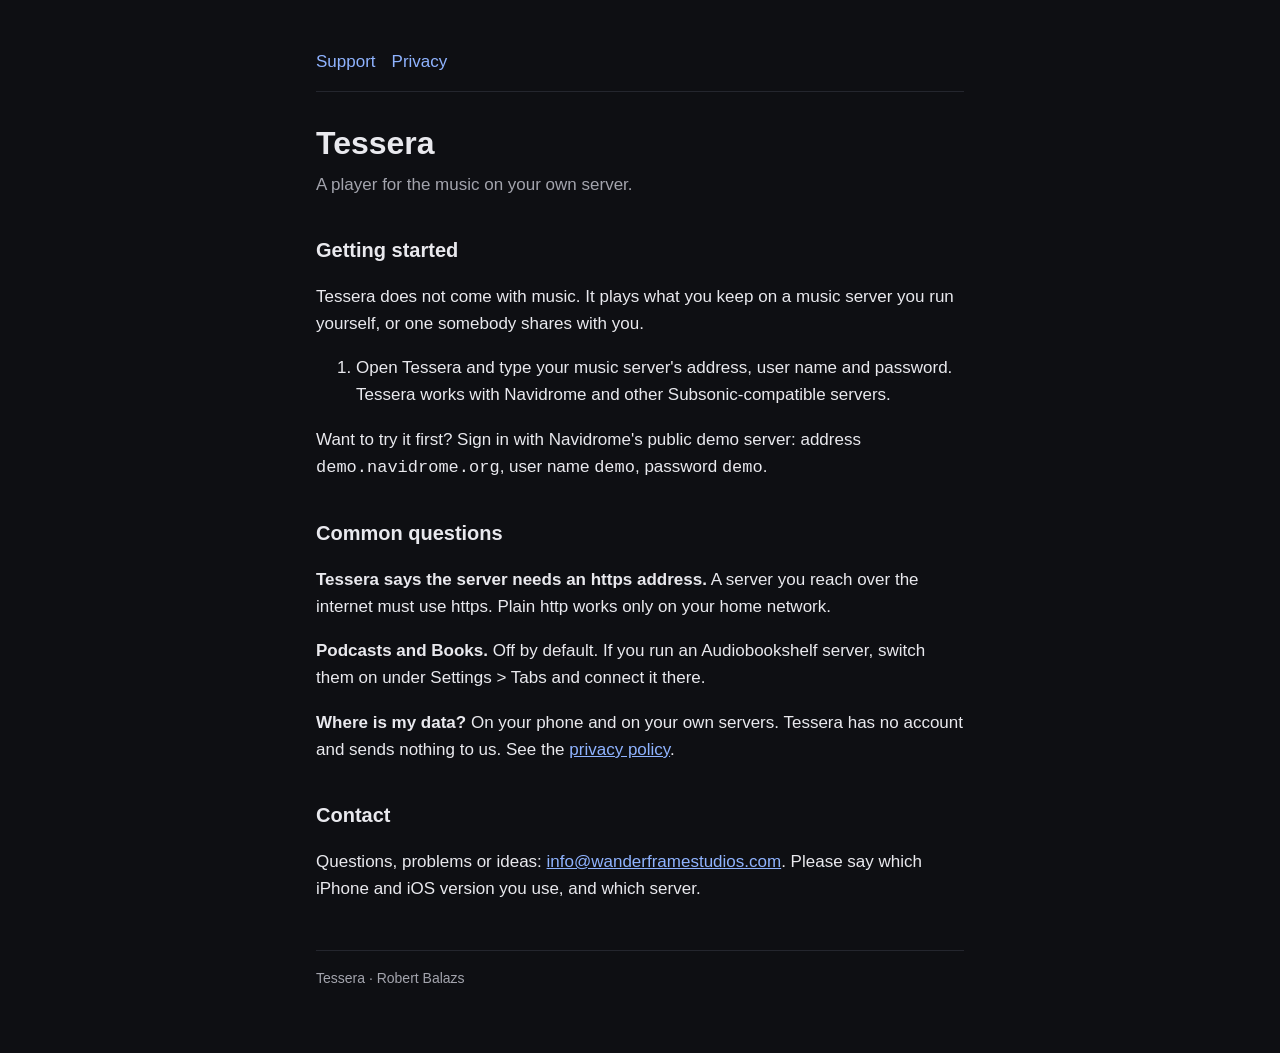
<file: index.html>
<!doctype html>
<html lang="en">
<head>
<meta charset="utf-8">
<meta name="viewport" content="width=device-width, initial-scale=1">
<title>Tessera Support</title>
<link rel="stylesheet" href="style.css">
</head>
<body>
<main>
<nav><a href="./">Support</a><a href="privacy.html">Privacy</a></nav>
<h1>Tessera</h1>
<p class="lead">A player for the music on your own server.</p>

<h2>Getting started</h2>
<p>Tessera does not come with music. It plays what you keep on a music server you run yourself, or one somebody
shares with you.</p>
<ol>
  <li>Open Tessera and type your music server's address, user name and password. Tessera works with Navidrome and
  other Subsonic-compatible servers.</li>
</ol>
<p>Want to try it first? Sign in with Navidrome's public demo server: address <code>demo.navidrome.org</code>,
user name <code>demo</code>, password <code>demo</code>.</p>

<h2>Common questions</h2>
<p><strong>Tessera says the server needs an https address.</strong> A server you reach over the internet must use
https. Plain http works only on your home network.</p>
<p><strong>Podcasts and Books.</strong> Off by default. If you run an Audiobookshelf server, switch them on under
Settings &gt; Tabs and connect it there.</p>
<p><strong>Where is my data?</strong> On your phone and on your own servers. Tessera has no account and sends nothing
to us. See the <a href="privacy.html">privacy policy</a>.</p>

<h2>Contact</h2>
<p>Questions, problems or ideas: <a href="mailto:info@wanderframestudios.com">info@wanderframestudios.com</a>.
Please say which iPhone and iOS version you use, and which server.</p>

<footer>Tessera · Robert Balazs</footer>
</main>
</body>
</html>
</file>
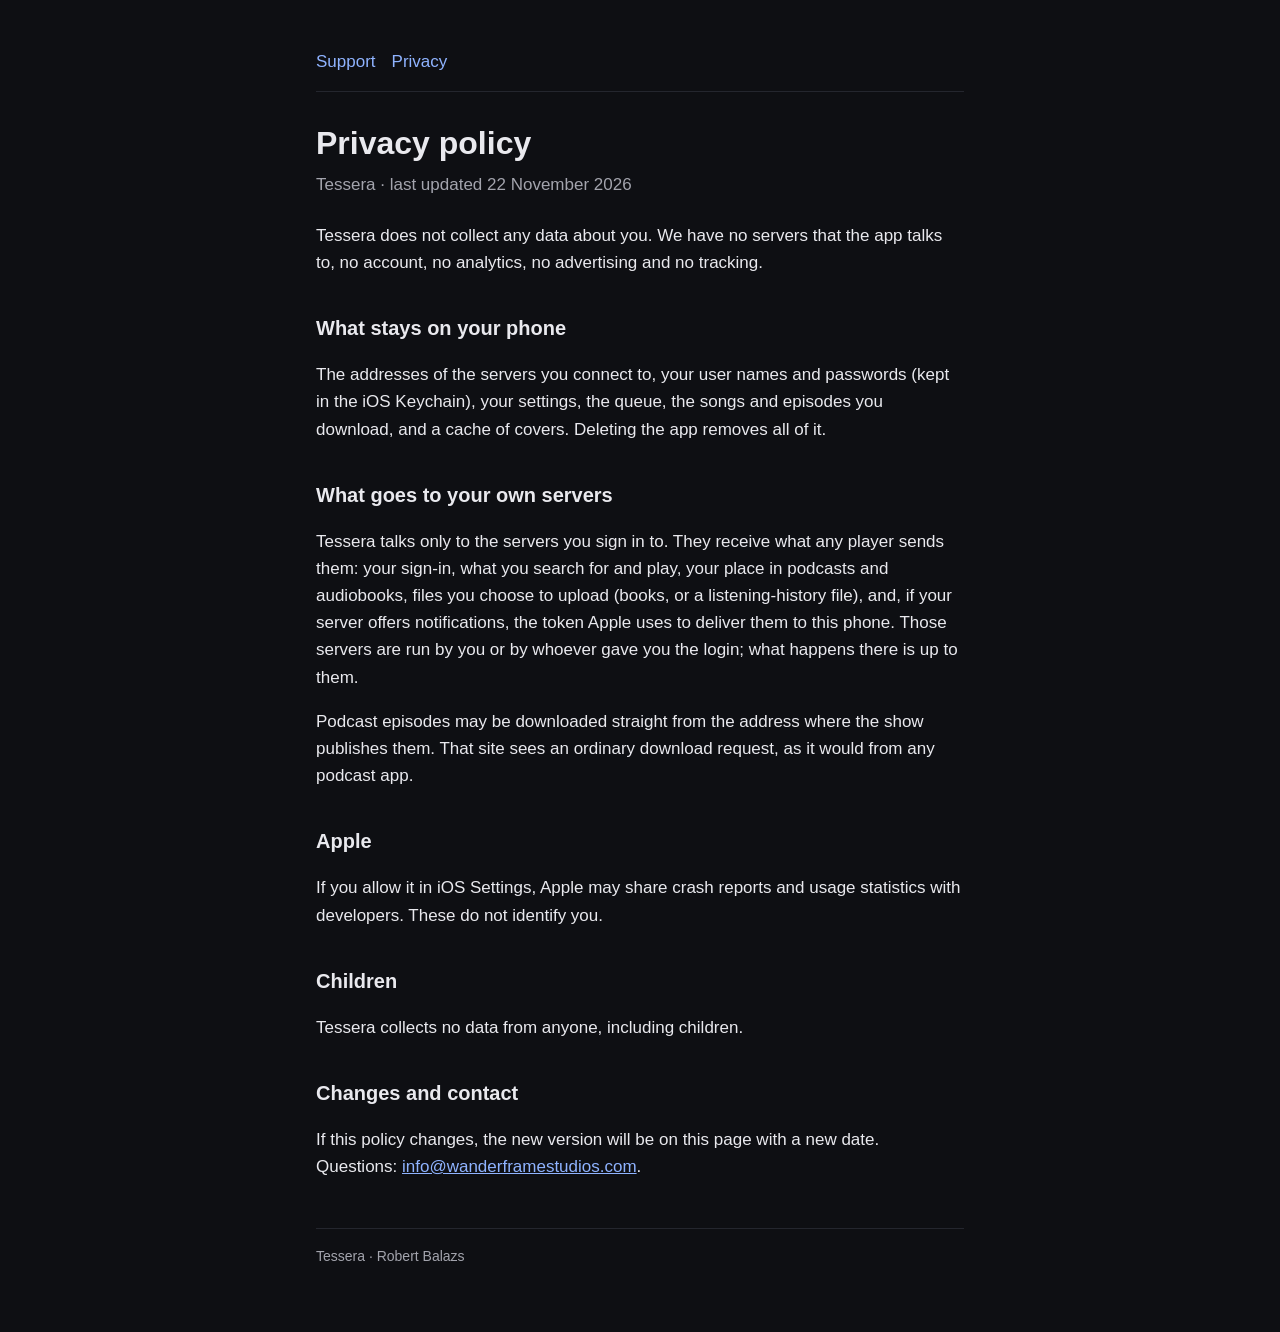
<file: privacy.html>
<!doctype html>
<html lang="en">
<head>
<meta charset="utf-8">
<meta name="viewport" content="width=device-width, initial-scale=1">
<title>Tessera Privacy</title>
<link rel="stylesheet" href="style.css">
</head>
<body>
<main>
<nav><a href="./">Support</a><a href="privacy.html">Privacy</a></nav>
<h1>Privacy policy</h1>
<p class="lead">Tessera · last updated 22 November 2026</p>

<p>Tessera does not collect any data about you. We have no servers that the app talks to, no account, no analytics,
no advertising and no tracking.</p>

<h2>What stays on your phone</h2>
<p>The addresses of the servers you connect to, your user names and passwords (kept in the iOS Keychain), your
settings, the queue, the songs and episodes you download, and a cache of covers. Deleting the app removes all of it.</p>

<h2>What goes to your own servers</h2>
<p>Tessera talks only to the servers you sign in to. They receive what any player sends them: your sign-in, what you
search for and play, your place in podcasts and audiobooks, files you choose to upload (books, or a listening-history
file), and, if your server offers notifications, the token Apple uses to deliver them to this phone. Those servers are
run by you or by whoever gave you the login; what happens there is up to them.</p>
<p>Podcast episodes may be downloaded straight from the address where the show publishes them. That site sees an
ordinary download request, as it would from any podcast app.</p>

<h2>Apple</h2>
<p>If you allow it in iOS Settings, Apple may share crash reports and usage statistics with developers. These do not
identify you.</p>

<h2>Children</h2>
<p>Tessera collects no data from anyone, including children.</p>

<h2>Changes and contact</h2>
<p>If this policy changes, the new version will be on this page with a new date. Questions:
<a href="mailto:info@wanderframestudios.com">info@wanderframestudios.com</a>.</p>

<footer>Tessera · Robert Balazs</footer>
</main>
</body>
</html>
</file>
<file: style.css>
:root {
  --bg: #0e0f13;
  --text: #e9e9ee;
  --muted: #a3a4ad;
  --accent: #8fb3ff;
  --line: #24262e;
}
* { box-sizing: border-box; }
body {
  margin: 0;
  background: var(--bg);
  color: var(--text);
  font: 17px/1.6 -apple-system, BlinkMacSystemFont, "Helvetica Neue", Arial, sans-serif;
}
main { max-width: 680px; margin: 0 auto; padding: 48px 16px 64px; }
h1 { font-size: 32px; line-height: 1.2; margin: 0 0 8px; }
h2 { font-size: 20px; margin: 36px 0 8px; }
p, li { color: var(--text); }
.lead { color: var(--muted); margin: 0 0 24px; }
a { color: var(--accent); }
nav { border-bottom: 1px solid var(--line); padding-bottom: 16px; margin-bottom: 32px; }
nav a { margin-right: 16px; text-decoration: none; }
footer { margin-top: 48px; padding-top: 16px; border-top: 1px solid var(--line); color: var(--muted); font-size: 14px; }
</file>
